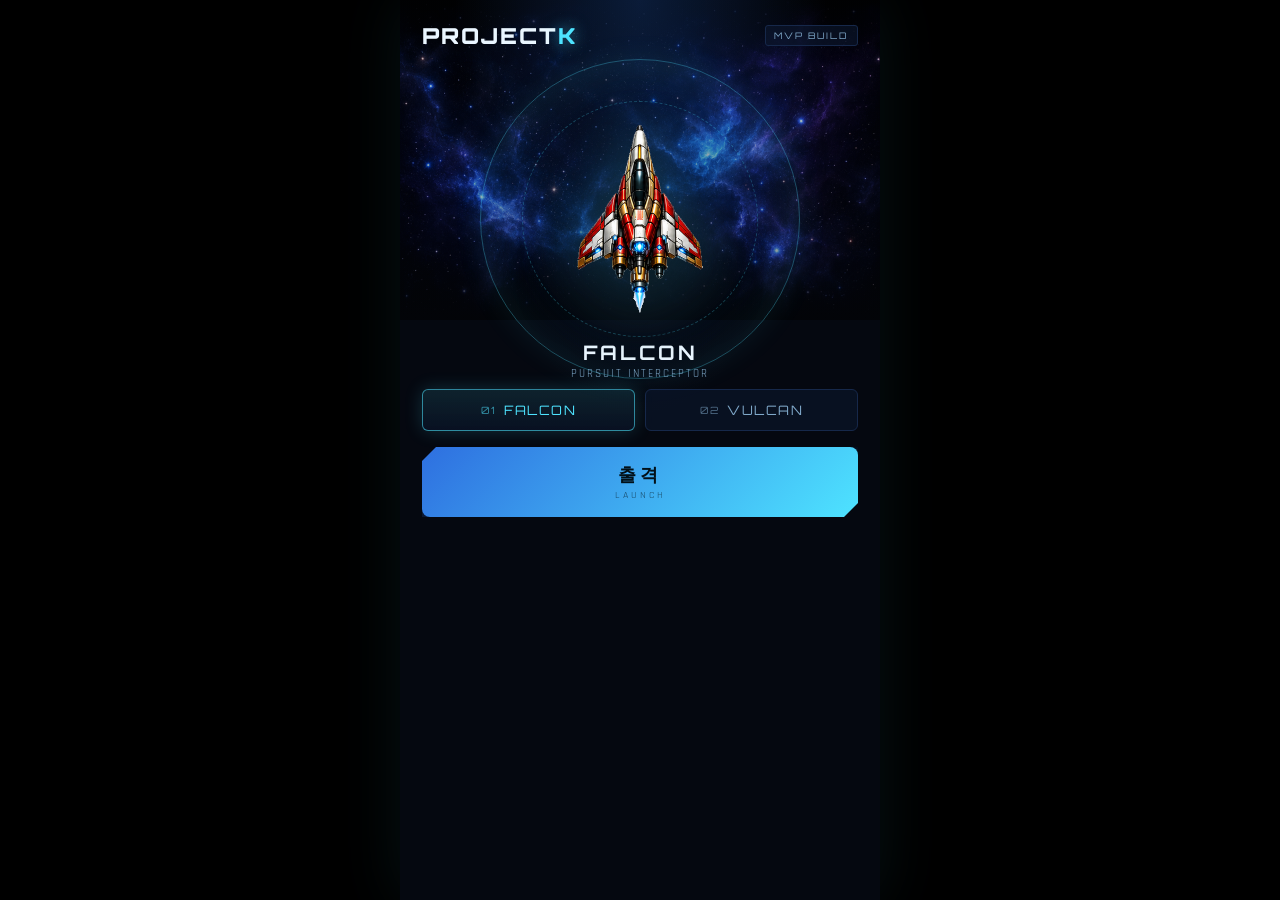
<file: index.html>
<!doctype html>
<html lang="ko">
<head>
  <meta charset="utf-8" />
  <meta name="viewport" content="width=device-width,initial-scale=1,user-scalable=no" />
  <title>Project K</title>
  <link rel="preconnect" href="https://fonts.googleapis.com">
  <link rel="preconnect" href="https://fonts.gstatic.com" crossorigin>
  <link href="https://fonts.googleapis.com/css2?family=Orbitron:wght@500;700;900&family=Rajdhani:wght@500;600;700&display=swap" rel="stylesheet">
  <link rel="stylesheet" href="./style.css" />
</head>
<body>
  <div id="viewport">
    <div id="app">
      <section id="lobby" class="screen active">
        <div class="lobby-bg"></div>
        <header class="lobby-topbar">
          <div class="brand">
            <span class="brand-mark">PROJECT</span><span class="brand-mark accent">K</span>
          </div>
          <div class="build-tag">MVP BUILD</div>
        </header>

        <div class="ship-stage">
          <div class="ship-stage-inner">
            <div class="ship-stage-ring"></div>
            <img id="lobbyShip" class="ship-stage-img" alt="ship preview" />
            <div class="ship-stage-label">
              <span id="lobbyShipName">FALCON</span>
              <span class="ship-stage-sub">PURSUIT INTERCEPTOR</span>
            </div>
          </div>
        </div>

        <div class="lobby-bottom">
          <div class="ship-picker">
            <button id="selectFalcon" class="ship-chip active" data-ship="falcon">
              <span class="chip-index">01</span><span class="chip-name">FALCON</span>
            </button>
            <button id="selectVulcan" class="ship-chip" data-ship="vulcan">
              <span class="chip-index">02</span><span class="chip-name">VULCAN</span>
            </button>
          </div>

          <button id="startGame" class="launch-btn">
            <span class="launch-btn-label">출격</span>
            <span class="launch-btn-sub">LAUNCH</span>
          </button>
        </div>
      </section>

      <section id="game" class="screen">
        <div class="game-bg"></div>
        <canvas id="gameCanvas"></canvas>
        <div id="hud">
          <div class="top-row">
            <div id="waveHud">
              <img id="wavePanelImg" />
              <div id="waveText"><span class="stage-num">STAGE 1</span><span class="wave-sep">·</span><span class="wave-num">WAVE 1</span></div>
            </div>
            <button id="pauseBtn" class="icon-btn">Ⅱ</button>
          </div>
          <div id="statusCluster">
            <div id="hpHud">
              <img id="hpFrameImg" />
              <div id="hpFillClip"><img id="hpFillImg" /></div>
              <span class="status-label">HP</span>
            </div>
            <div id="expHud">
              <div id="expFillTrack"><div id="expFill"></div></div>
              <span class="status-label exp-label">EXP</span>
            </div>
          </div>
          <button id="speedBtn" class="icon-btn speed-btn">x1</button>
          <button id="levelUpBtn" class="levelup-btn" disabled>
            <span class="levelup-btn-label">LEVEL UP</span>
          </button>
        </div>

        <div id="levelUpModal" class="modal hidden">
          <div class="modal-card levelup-card">
            <h2>LEVEL UP</h2>
            <p class="levelup-sub">카드 1개를 선택하세요</p>
            <div id="levelUpCards" class="card-row"></div>
          </div>
        </div>

        <div id="pauseMenu" class="modal hidden">
          <div class="modal-card">
            <h2>PAUSED</h2>
            <button id="resumeBtn" class="menu-btn primary">계속하기</button>
            <button id="settleBtn" class="menu-btn">정산하고 로비로</button>
          </div>
        </div>

        <div id="resultScreen" class="modal hidden">
          <div class="modal-card">
            <h2 id="resultTitle">RESULT</h2>
            <div class="result-row"><span id="resultStage">STAGE 1</span><span id="resultWave">WAVE 1</span></div>
            <div class="result-row"><span id="resultKills">0 KILLS</span><span id="resultTime">00:00</span></div>
            <button id="resultConfirmBtn" class="menu-btn primary">기지로</button>
          </div>
        </div>
      </section>
    </div>
  </div>
  <script type="module" src="./src/main.js"></script>
</body>
</html>
</file>
<file: style.css>
/* ============================================================
   Project K — Design Tokens
   톤: Sky Force 계열 + 미래형 SF UI
   ============================================================ */
:root{
  --void: #050810;
  --panel: #0c1830;
  --panel-edge: #16284a;
  --cyan: #4ee3ff;
  --cyan-soft: #8becff;
  --blue-core: #2e6fe0;
  --magenta: #ff4ecf;
  --danger: #ff4d5e;
  --text-1: #eaf6ff;
  --text-2: #7fa8c9;
  --font-display: 'Orbitron', 'Rajdhani', sans-serif;
  --font-body: 'Rajdhani', Arial, sans-serif;
}

*{box-sizing:border-box}
html,body{margin:0;width:100%;height:100%;overflow:hidden;background:#000;color:var(--text-1);font-family:var(--font-body)}
button{font:inherit;border:0;background:none;color:inherit;cursor:pointer;-webkit-tap-highlight-color:transparent}

/* ============================================================
   Viewport — 9:16 모바일 프레임. 데스크탑에서도 폰 비율로 고정.
   ============================================================ */
#viewport{
  width:100%; height:100%;
  display:flex; align-items:center; justify-content:center;
  background:#000;
}
#app{
  position:relative;
  width:100%; height:100%;
  max-width:480px;
  background:var(--void);
  overflow:hidden;
  box-shadow:0 0 60px rgba(78,227,255,.08);
}

.screen{position:absolute;inset:0;display:none}
.screen.active{display:block}
#lobby.active{display:flex; flex-direction:column;}

/* ============================================================
   Lobby
   ============================================================ */
#lobby{ position:relative; }
.lobby-bg{
  position:absolute; inset:0;
  background-color:var(--void);
  background-image:
    radial-gradient(ellipse at 50% 0%, rgba(46,111,224,.28), transparent 55%),
    url('./assets/bg/bg_space_01.png');
  background-size:auto, 480px auto;
  background-position:center top, center top;
  background-repeat:no-repeat, no-repeat;
  filter:saturate(1.05);
}
.lobby-bg::after{
  content:''; position:absolute; inset:0;
  background:linear-gradient(180deg, rgba(5,8,16,.15) 0%, rgba(5,8,16,.45) 55%, rgba(5,8,16,.94) 100%);
}

.lobby-topbar{
  position:relative; z-index:2;
  display:flex; align-items:center; justify-content:space-between;
  padding:22px 22px 0;
}
.brand{font-family:var(--font-display); font-weight:900; font-size:22px; letter-spacing:2px;}
.brand-mark.accent{color:var(--cyan); text-shadow:0 0 16px rgba(78,227,255,.65);}
.build-tag{
  font-family:var(--font-display); font-size:9px; letter-spacing:2px;
  color:var(--text-2); border:1px solid var(--panel-edge);
  padding:4px 8px; border-radius:3px; background:rgba(12,24,48,.6);
}

.ship-stage{
  position:relative; z-index:2;
  flex:1;
  display:flex; align-items:center; justify-content:center;
  min-height:0;
  margin:0 auto;
  padding:10px 0;
}
.ship-stage-inner{
  position:relative;
  width:min(78%, 320px);
  aspect-ratio:1/1;
  display:flex; align-items:center; justify-content:center;
}
.ship-stage-ring{
  position:absolute; inset:0;
  border-radius:50%;
  border:1px solid rgba(78,227,255,.32);
  box-shadow:
    inset 0 0 50px rgba(78,227,255,.1),
    0 0 30px rgba(78,227,255,.08);
}
.ship-stage-ring::before{
  content:''; position:absolute; inset:13%;
  border-radius:50%;
  border:1px dashed rgba(78,227,255,.25);
  animation:spin-slow 24s linear infinite;
}
@keyframes spin-slow{ to{ transform:rotate(360deg); } }
.ship-stage-img{
  position:relative; z-index:1;
  width:64%; height:64%; object-fit:contain;
  filter:drop-shadow(0 18px 28px rgba(0,0,0,.6)) drop-shadow(0 0 26px rgba(78,227,255,.3));
}
.ship-stage-label{
  position:absolute; bottom:-2px; left:0; right:0;
  text-align:center;
}
.ship-stage-label span#lobbyShipName{
  display:block; font-family:var(--font-display); font-weight:700;
  font-size:20px; letter-spacing:3px; color:var(--text-1);
}
.ship-stage-sub{
  display:block; font-size:11px; letter-spacing:2px; color:var(--text-2); margin-top:2px;
}

.lobby-bottom{
  position:relative; z-index:2;
  flex-shrink:0;
  padding-bottom:max(18px, env(safe-area-inset-bottom));
}

.ship-picker{
  display:flex; gap:10px;
  margin:0 22px 16px;
}
.ship-chip{
  flex:1;
  display:flex; align-items:center; gap:8px; justify-content:center;
  padding:12px 10px;
  background:rgba(12,24,48,.55);
  border:1px solid var(--panel-edge);
  border-radius:6px;
  font-family:var(--font-display);
  letter-spacing:1.5px; font-size:13px; color:var(--text-2);
  transition:border-color .15s, color .15s, background .15s;
}
.ship-chip .chip-index{ font-size:10px; opacity:.6; }
.ship-chip.active{
  color:var(--cyan); border-color:rgba(78,227,255,.55);
  background:linear-gradient(180deg, rgba(78,227,255,.12), rgba(12,24,48,.55));
  box-shadow:0 0 18px rgba(78,227,255,.18);
}

.launch-btn{
  display:block; width:calc(100% - 44px);
  margin:0 auto;
  padding:16px 0;
  text-align:center;
  background:linear-gradient(135deg, var(--blue-core), var(--cyan));
  border-radius:8px;
  clip-path:polygon(14px 0, 100% 0, 100% calc(100% - 14px), calc(100% - 14px) 100%, 0 100%, 0 14px);
  box-shadow:0 8px 24px rgba(46,111,224,.4);
}
.launch-btn-label{
  display:block; font-family:var(--font-display); font-weight:700;
  font-size:18px; letter-spacing:4px; color:#021018;
}
.launch-btn-sub{
  display:block; font-size:10px; letter-spacing:3px; color:rgba(2,16,24,.6); margin-top:2px;
}

/* ============================================================
   In-game HUD
   ============================================================ */
.game-bg{
  position:absolute; inset:0;
  background-color:var(--void);
  background-image:url('./assets/bg/bg_space_01.png');
  background-size:480px auto;
  background-position:center 0;
  background-repeat:repeat-y;
  animation:bg-scroll 18s linear infinite;
}
@keyframes bg-scroll{
  from{ background-position:center 0px; }
  to{ background-position:center 320px; }
}
canvas{position:relative; width:100%;height:100%;display:block;background:transparent}

#hud{pointer-events:none;position:absolute;inset:0; font-family:var(--font-display);}
.top-row{position:absolute;top:max(14px, env(safe-area-inset-top));left:14px;right:14px;display:flex;align-items:center;justify-content:space-between; gap:10px;}

#waveHud{position:relative;width:62%;max-width:230px;height:46px;}
#wavePanelImg{width:100%;height:100%;object-fit:fill; filter:drop-shadow(0 2px 6px rgba(0,0,0,.5));}
#waveText{
  position:absolute;inset:0;display:flex;align-items:center;justify-content:center;gap:6px;
  font-size:13px; font-weight:700; letter-spacing:1px; color:var(--text-1);
  text-shadow:0 0 8px rgba(78,227,255,.7); white-space:nowrap;
}
.wave-sep{ color:var(--cyan); opacity:.7; }

.icon-btn{
  pointer-events:auto;
  width:40px; height:40px; border-radius:50%;
  background:rgba(12,24,48,.75);
  border:1px solid var(--panel-edge);
  color:var(--cyan); font-size:14px;
  display:flex; align-items:center; justify-content:center;
  box-shadow:0 0 0 1px rgba(78,227,255,.06) inset;
}

#statusCluster{
  position:absolute; top:max(66px, calc(env(safe-area-inset-top) + 52px)); left:14px; width:62%; max-width:230px;
}
#hpHud{position:relative;width:100%;height:26px;}
#hpFrameImg{position:absolute;inset:0;width:100%;height:100%;object-fit:fill;z-index:2}
#hpFillClip{position:absolute;left:9%;top:30%;height:34%;width:82%;overflow:hidden;z-index:1;transform-origin:left center}
#hpFillClip img{height:100%;width:100%;object-fit:fill}
.status-label{
  position:absolute; left:6%; top:50%; transform:translateY(-50%);
  font-size:8px; letter-spacing:1.5px; color:rgba(234,246,255,.85);
  z-index:3; text-shadow:0 1px 2px rgba(0,0,0,.8);
}

#expHud{ position:relative; width:88%; height:6px; margin:6px 0 0 6%; }
#expFillTrack{width:100%;height:100%;border-radius:3px;background:rgba(255,255,255,.08);overflow:hidden;border:1px solid rgba(255,78,207,.22)}
#expFill{width:0%;height:100%;background:linear-gradient(90deg,var(--blue-core),var(--magenta));transition:width .2s ease}
.exp-label{ left:auto; right:0; top:-11px; transform:none; font-size:8px; }

.speed-btn{
  position:absolute; right:14px; bottom:max(14px, env(safe-area-inset-bottom));
  width:52px; height:52px;
  font-family:var(--font-display); font-weight:700; font-size:13px;
}

.levelup-btn{
  pointer-events:auto;
  position:absolute; left:14px; bottom:max(14px, env(safe-area-inset-bottom));
  padding:0 16px; height:46px;
  display:flex; align-items:center; justify-content:center;
  background:rgba(20,32,56,.85);
  border:1px solid rgba(127,168,201,.3);
  border-radius:6px;
  clip-path:polygon(8px 0, 100% 0, 100% calc(100% - 8px), calc(100% - 8px) 100%, 0 100%, 0 8px);
  opacity:1;
}
.levelup-btn-label{
  font-family:var(--font-display); font-weight:700; font-size:12px; letter-spacing:1.5px; color:var(--text-2);
}
.levelup-btn:disabled{ cursor:default; }
.levelup-btn.ready{
  opacity:1;
  background:linear-gradient(135deg, rgba(255,78,207,.25), rgba(46,111,224,.25));
  border-color:var(--magenta);
  box-shadow:0 0 0 0 rgba(255,78,207,.55);
  animation:levelPulse 1.1s infinite;
}
.levelup-btn.ready .levelup-btn-label{ color:#fff; text-shadow:0 0 10px rgba(255,78,207,.8); }
@keyframes levelPulse{0%{box-shadow:0 0 0 0 rgba(255,78,207,.5)}70%{box-shadow:0 0 0 14px rgba(255,78,207,0)}100%{box-shadow:0 0 0 0 rgba(255,78,207,0)}}

/* ============================================================
   Modals
   ============================================================ */
.modal{position:absolute;inset:0;background:rgba(2,4,10,.78);backdrop-filter:blur(2px);display:flex;align-items:center;justify-content:center;pointer-events:auto}
.modal.hidden{display:none}
.modal-card{
  width:min(340px,84%); padding:24px 20px; border-radius:10px;
  background:linear-gradient(180deg, var(--panel), #081020);
  border:1px solid var(--panel-edge);
  box-shadow:0 0 40px rgba(78,227,255,.08), 0 20px 50px rgba(0,0,0,.5);
  display:grid; gap:14px; text-align:center;
}
.modal-card h2{
  margin:0; font-family:var(--font-display); font-weight:700;
  font-size:20px; letter-spacing:3px; color:var(--text-1);
}
.menu-btn{
  padding:13px 0; border-radius:6px; font-weight:700; letter-spacing:1px; font-size:14px;
  background:rgba(255,255,255,.04); border:1px solid var(--panel-edge); color:var(--text-1);
}
.menu-btn.primary{
  background:linear-gradient(135deg, var(--blue-core), var(--cyan)); color:#021018; border:none;
}

.levelup-card{width:min(360px,90%)}
.levelup-sub{margin:0;color:var(--text-2);font-size:12px;letter-spacing:.5px}
.card-row{display:grid;grid-template-columns:1fr;gap:10px}
.upgrade-card{
  display:grid;gap:6px;text-align:left;padding:14px 14px;border-radius:8px;
  background:rgba(255,255,255,.03);border:1px solid var(--panel-edge);cursor:pointer;color:var(--text-1);
}
.upgrade-card:active{border-color:var(--cyan);background:rgba(78,227,255,.06)}
.upgrade-card .card-title{font-weight:700;font-size:14px;font-family:var(--font-display);letter-spacing:.5px}
.upgrade-card .card-desc{font-size:12px;color:var(--text-2);line-height:1.45}
.upgrade-card.card-combo{border-color:rgba(255,78,207,.4)}
.upgrade-card.card-combo .card-title{color:var(--magenta)}
.upgrade-card.card-stat{border-color:rgba(78,227,255,.4)}
.upgrade-card.card-stat .card-title{color:var(--cyan)}

.result-row{display:flex;justify-content:space-between;font-weight:700;color:var(--cyan-soft);font-size:13px;letter-spacing:.5px;font-family:var(--font-display)}
</file>
